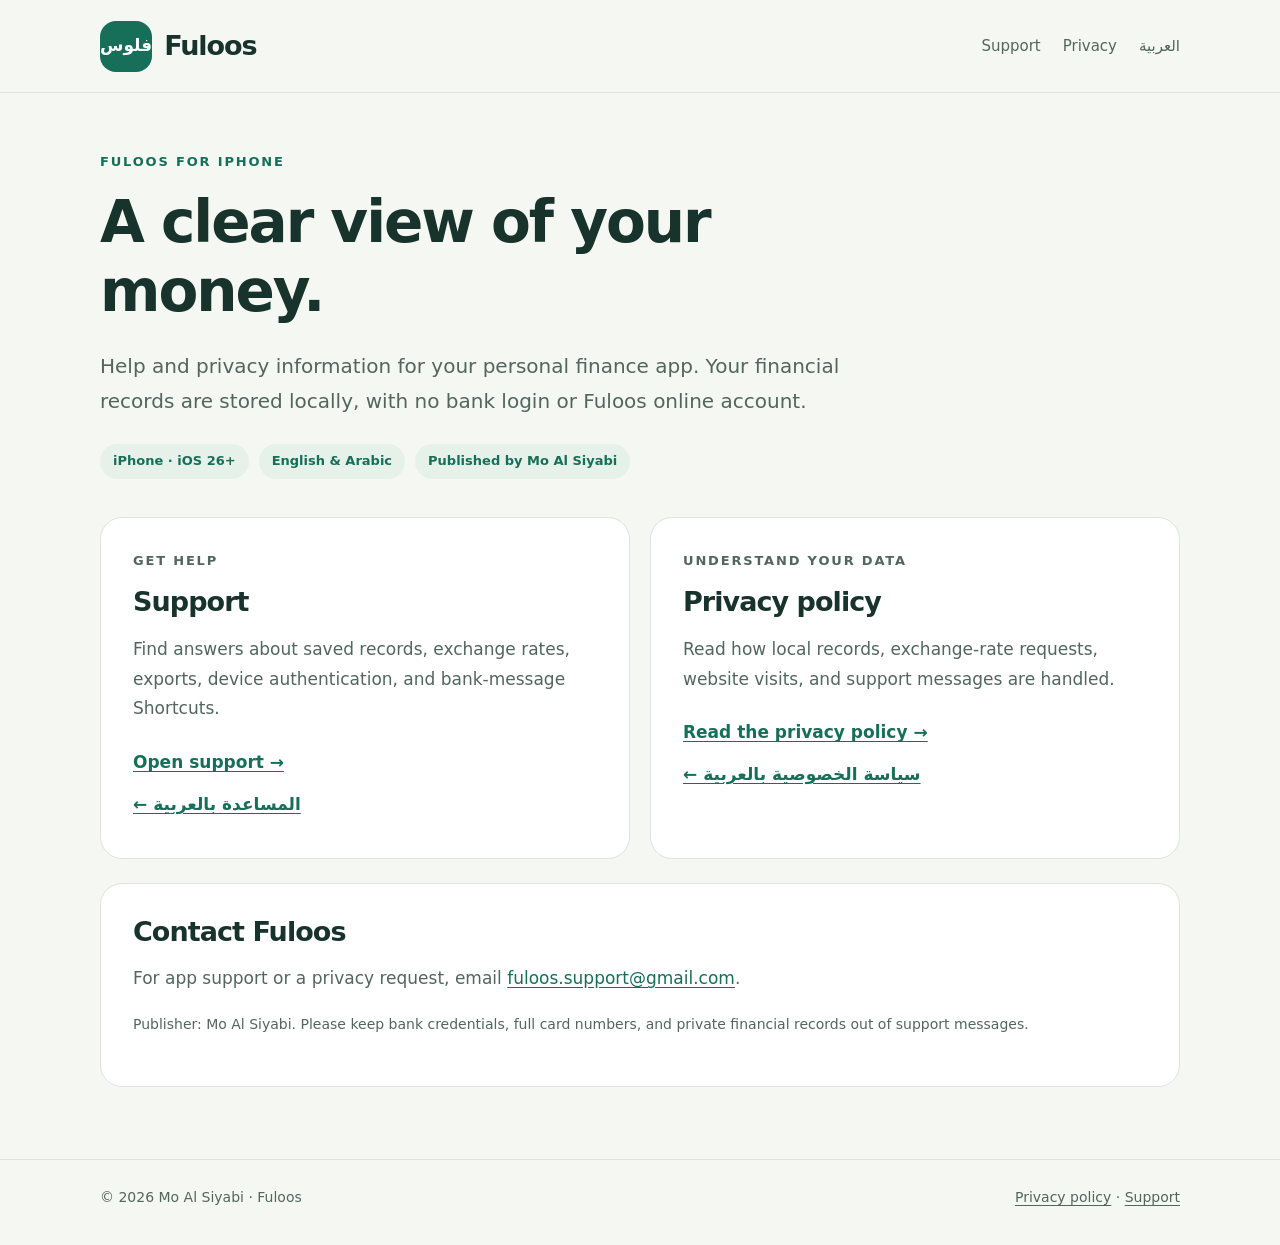
<file: index.html>
<!doctype html>
<html lang="en"><head><meta charset="utf-8"><meta name="viewport" content="width=device-width,initial-scale=1"><meta name="description" content="Official support and privacy information for Fuloos, the iPhone personal finance app by Mo Al Siyabi."><title>Fuloos — Support &amp; privacy</title><link rel="stylesheet" href="styles.css"></head>
<body><a class="skip" href="#main">Skip to content</a><header><div class="shell header-inner"><a class="brand" href="index.html"><span lang="ar" dir="rtl">فلوس</span> Fuloos</a><nav aria-label="Main navigation"><a href="support.html">Support</a><a href="privacy.html">Privacy</a><a href="support-ar.html" lang="ar" dir="rtl">العربية</a></nav></div></header>
<main id="main" class="shell"><div class="hero"><p class="eyebrow">Fuloos for iPhone</p><h1>A clear view of your money.</h1><p class="lead">Help and privacy information for your personal finance app. Your financial records are stored locally, with no bank login or Fuloos online account.</p><div class="facts"><span>iPhone · iOS 26+</span><span>English &amp; Arabic</span><span>Published by Mo Al Siyabi</span></div></div>
<div class="cards"><section class="card"><p class="eyebrow">Get help</p><h2>Support</h2><p>Find answers about saved records, exchange rates, exports, device authentication, and bank-message Shortcuts.</p><a class="card-link" href="support.html">Open support →</a><br><a class="card-link" href="support-ar.html" lang="ar" dir="rtl">المساعدة بالعربية ←</a></section><section class="card"><p class="eyebrow">Understand your data</p><h2>Privacy policy</h2><p>Read how local records, exchange-rate requests, website visits, and support messages are handled.</p><a class="card-link" href="privacy.html">Read the privacy policy →</a><br><a class="card-link" href="privacy-ar.html" lang="ar" dir="rtl">سياسة الخصوصية بالعربية ←</a></section></div>
<section class="card contact"><h2>Contact Fuloos</h2><p>For app support or a privacy request, email <a class="email" href="mailto:fuloos.support@gmail.com?subject=Fuloos%20support">fuloos.support@gmail.com</a>.</p><p class="meta">Publisher: Mo Al Siyabi. Please keep bank credentials, full card numbers, and private financial records out of support messages.</p></section></main>
<footer><div class="shell footer-inner"><p>© 2026 Mo Al Siyabi · Fuloos</p><p><a href="privacy.html">Privacy policy</a> · <a href="support.html">Support</a></p></div></footer></body></html>
</file>
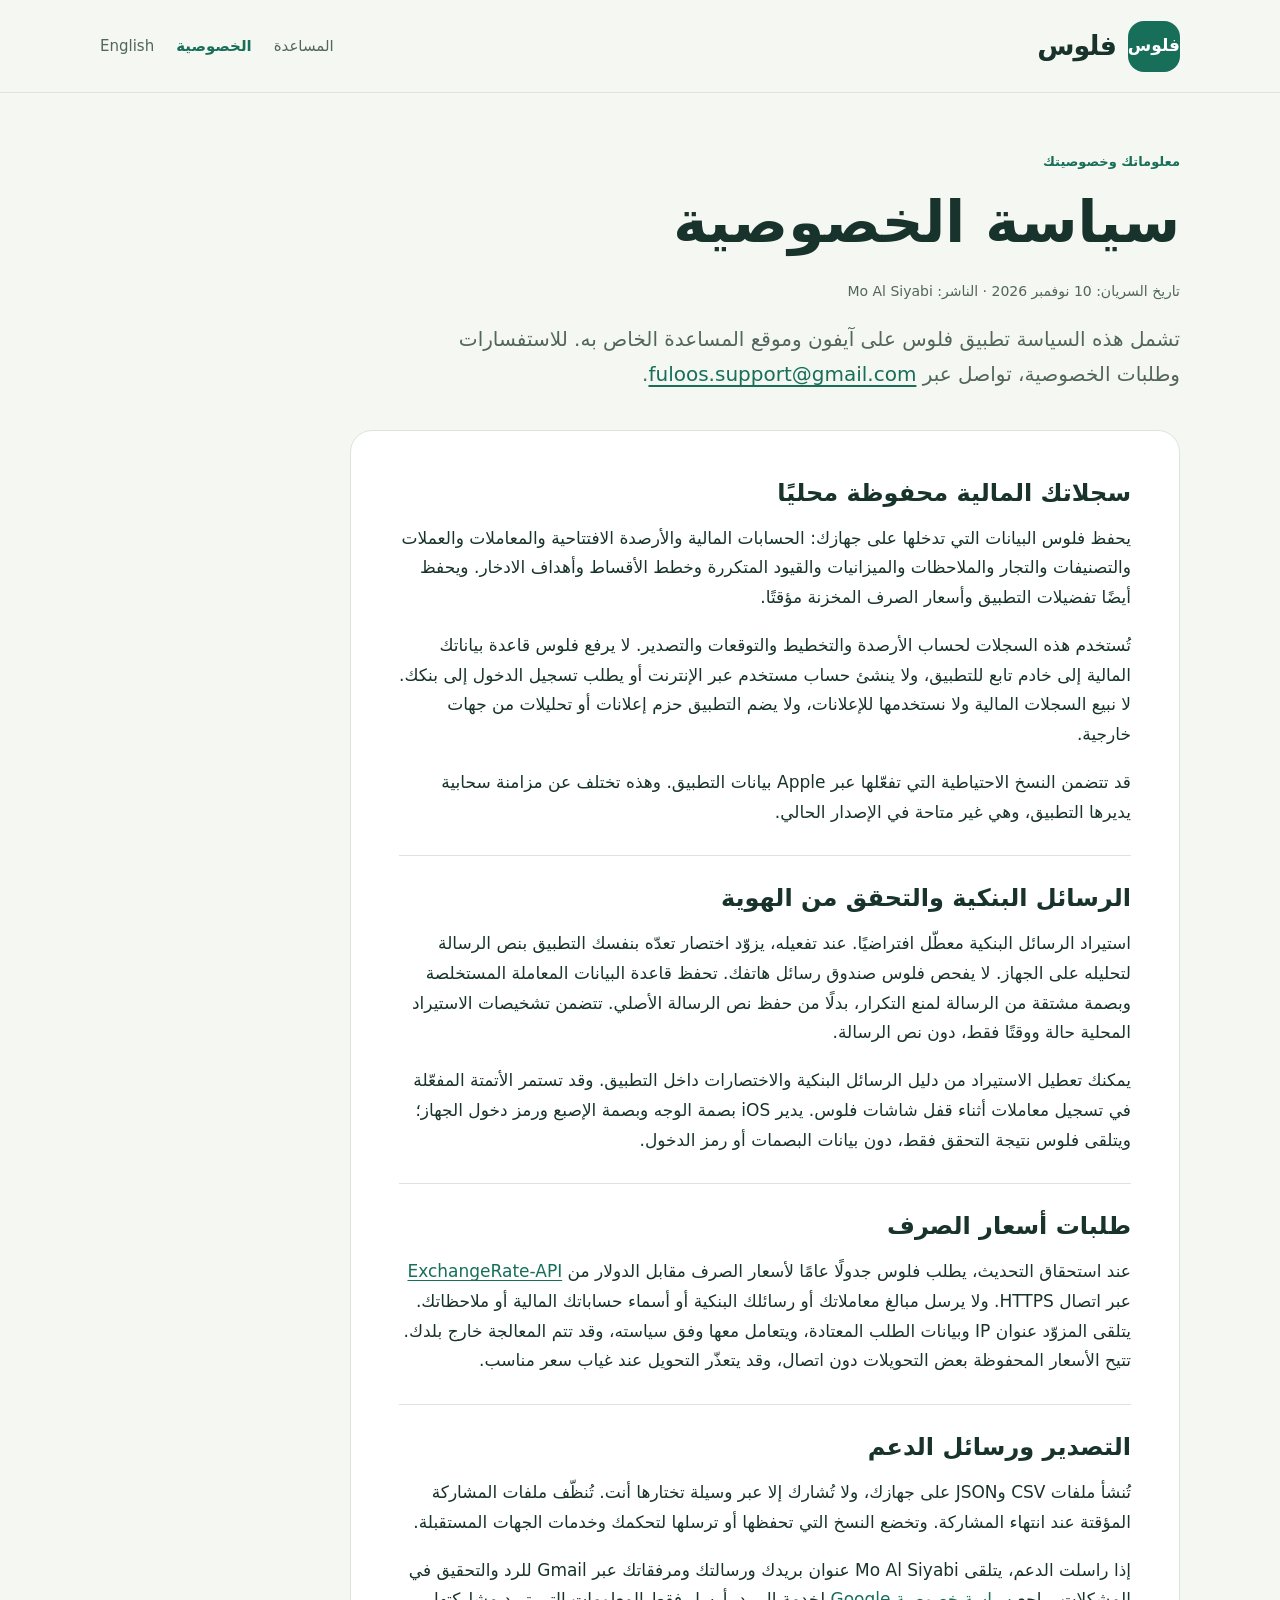
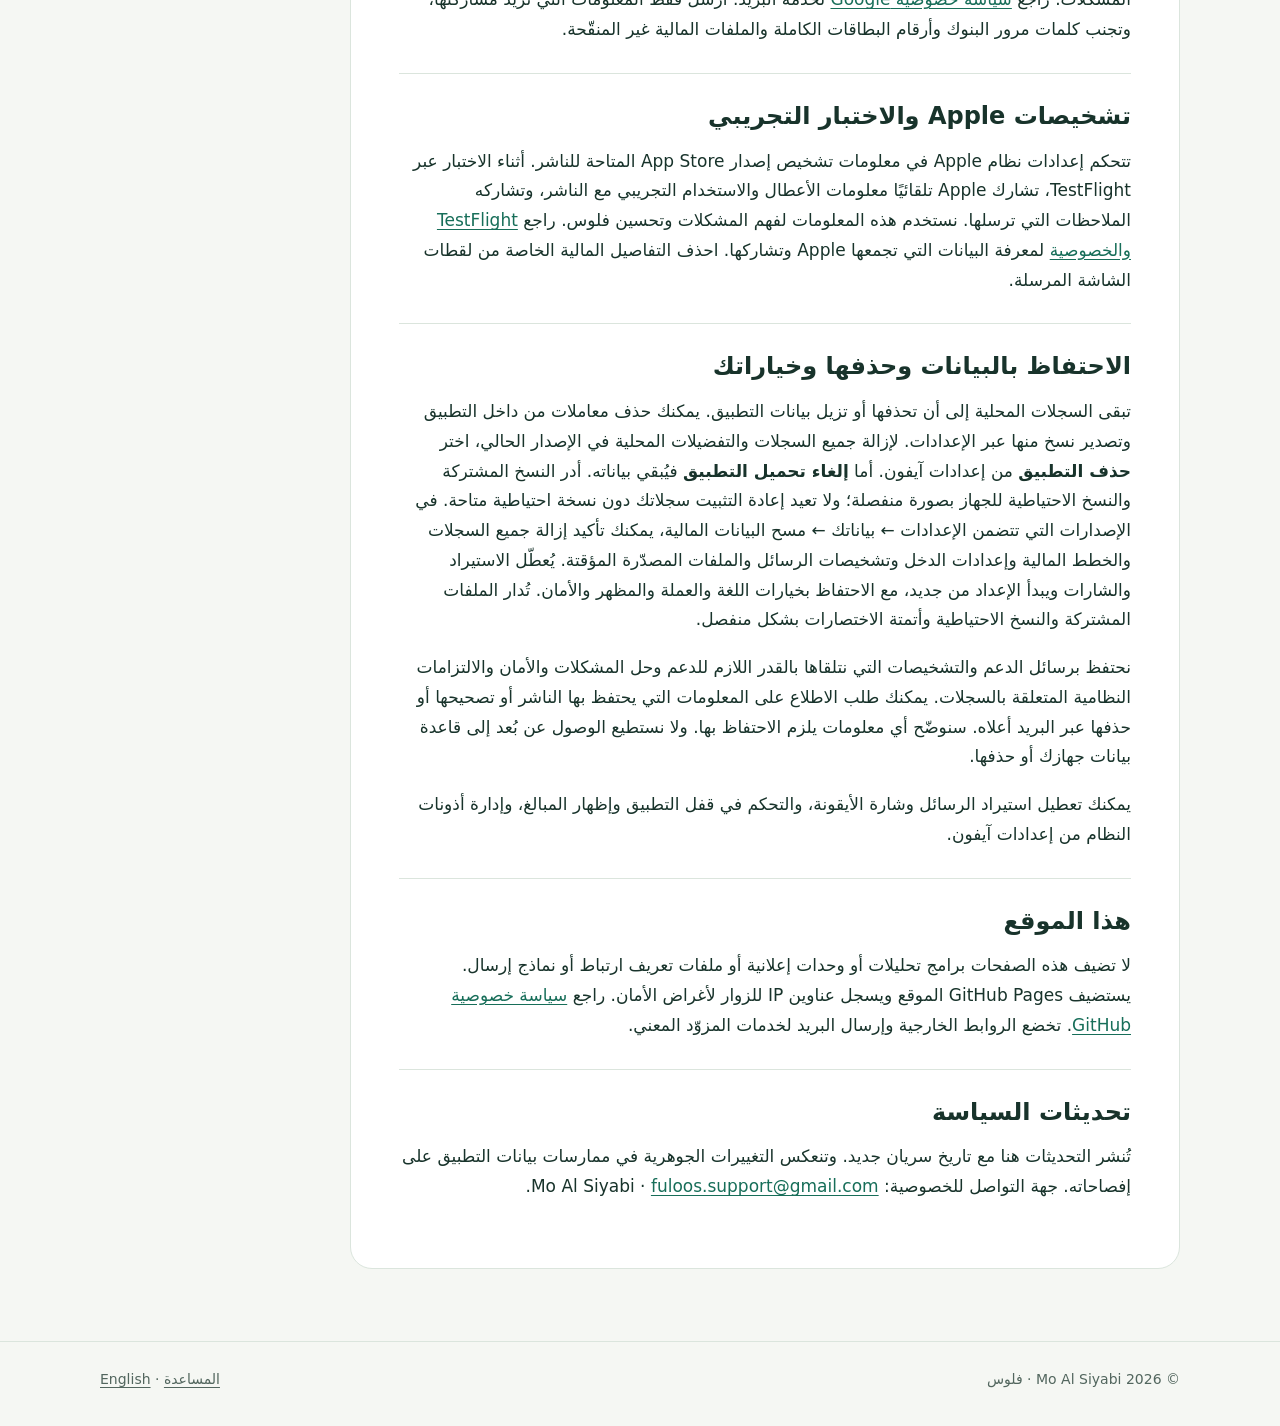
<file: privacy-ar.html>
<!doctype html>
<html lang="ar" dir="rtl"><head><meta charset="utf-8"><meta name="viewport" content="width=device-width,initial-scale=1"><meta name="description" content="كيف يتعامل فلوس مع البيانات المالية المحلية وطلبات أسعار الصرف ورسائل الدعم وخيارات الخصوصية."><title>سياسة الخصوصية — فلوس</title><link rel="stylesheet" href="styles.css"></head>
<body><a class="skip" href="#main">انتقل إلى المحتوى</a><header><div class="shell header-inner"><a class="brand" href="index.html"><span>فلوس</span> فلوس</a><nav aria-label="التنقل الرئيسي"><a href="support-ar.html">المساعدة</a><a href="privacy-ar.html" aria-current="page">الخصوصية</a><a href="privacy.html" lang="en" dir="ltr">English</a></nav></div></header>
<main id="main" class="shell"><div class="hero"><p class="eyebrow">معلوماتك وخصوصيتك</p><h1>سياسة الخصوصية</h1><p class="meta">تاريخ السريان: <time datetime="2026-11-10">10 نوفمبر 2026</time> · الناشر: <bdi lang="en">Mo Al Siyabi</bdi></p><p class="lead">تشمل هذه السياسة تطبيق فلوس على آيفون وموقع المساعدة الخاص به. للاستفسارات وطلبات الخصوصية، تواصل عبر <a class="email" href="mailto:fuloos.support@gmail.com?subject=Fuloos%20privacy"><bdi>fuloos.support@gmail.com</bdi></a>.</p></div>
<article class="article" aria-label="سياسة خصوصية فلوس">
<section><h2>سجلاتك المالية محفوظة محليًا</h2><p>يحفظ فلوس البيانات التي تدخلها على جهازك: الحسابات المالية والأرصدة الافتتاحية والمعاملات والعملات والتصنيفات والتجار والملاحظات والميزانيات والقيود المتكررة وخطط الأقساط وأهداف الادخار. ويحفظ أيضًا تفضيلات التطبيق وأسعار الصرف المخزنة مؤقتًا.</p><p>تُستخدم هذه السجلات لحساب الأرصدة والتخطيط والتوقعات والتصدير. لا يرفع فلوس قاعدة بياناتك المالية إلى خادم تابع للتطبيق، ولا ينشئ حساب مستخدم عبر الإنترنت أو يطلب تسجيل الدخول إلى بنكك. لا نبيع السجلات المالية ولا نستخدمها للإعلانات، ولا يضم التطبيق حزم إعلانات أو تحليلات من جهات خارجية.</p><p>قد تتضمن النسخ الاحتياطية التي تفعّلها عبر Apple بيانات التطبيق. وهذه تختلف عن مزامنة سحابية يديرها التطبيق، وهي غير متاحة في الإصدار الحالي.</p></section>
<section><h2>الرسائل البنكية والتحقق من الهوية</h2><p>استيراد الرسائل البنكية معطّل افتراضيًا. عند تفعيله، يزوّد اختصار تعدّه بنفسك التطبيق بنص الرسالة لتحليله على الجهاز. لا يفحص فلوس صندوق رسائل هاتفك. تحفظ قاعدة البيانات المعاملة المستخلصة وبصمة مشتقة من الرسالة لمنع التكرار، بدلًا من حفظ نص الرسالة الأصلي. تتضمن تشخيصات الاستيراد المحلية حالة ووقتًا فقط، دون نص الرسالة.</p><p>يمكنك تعطيل الاستيراد من دليل الرسائل البنكية والاختصارات داخل التطبيق. وقد تستمر الأتمتة المفعّلة في تسجيل معاملات أثناء قفل شاشات فلوس. يدير iOS بصمة الوجه وبصمة الإصبع ورمز دخول الجهاز؛ ويتلقى فلوس نتيجة التحقق فقط، دون بيانات البصمات أو رمز الدخول.</p></section>
<section><h2>طلبات أسعار الصرف</h2><p>عند استحقاق التحديث، يطلب فلوس جدولًا عامًا لأسعار الصرف مقابل الدولار من <a href="https://www.exchangerate-api.com/terms"><bdi>ExchangeRate-API</bdi></a> عبر اتصال HTTPS. ولا يرسل مبالغ معاملاتك أو رسائلك البنكية أو أسماء حساباتك المالية أو ملاحظاتك. يتلقى المزوّد عنوان IP وبيانات الطلب المعتادة، ويتعامل معها وفق سياسته، وقد تتم المعالجة خارج بلدك. تتيح الأسعار المحفوظة بعض التحويلات دون اتصال، وقد يتعذّر التحويل عند غياب سعر مناسب.</p></section>
<section><h2>التصدير ورسائل الدعم</h2><p>تُنشأ ملفات CSV وJSON على جهازك، ولا تُشارك إلا عبر وسيلة تختارها أنت. تُنظّف ملفات المشاركة المؤقتة عند انتهاء المشاركة. وتخضع النسخ التي تحفظها أو ترسلها لتحكمك وخدمات الجهات المستقبلة.</p><p>إذا راسلت الدعم، يتلقى <bdi lang="en">Mo Al Siyabi</bdi> عنوان بريدك ورسالتك ومرفقاتك عبر Gmail للرد والتحقيق في المشكلات. راجع <a href="https://policies.google.com/privacy">سياسة خصوصية Google</a> لخدمة البريد. أرسل فقط المعلومات التي تريد مشاركتها، وتجنب كلمات مرور البنوك وأرقام البطاقات الكاملة والملفات المالية غير المنقّحة.</p></section>
<section><h2>تشخيصات Apple والاختبار التجريبي</h2><p>تتحكم إعدادات نظام Apple في معلومات تشخيص إصدار App Store المتاحة للناشر. أثناء الاختبار عبر TestFlight، تشارك Apple تلقائيًا معلومات الأعطال والاستخدام التجريبي مع الناشر، وتشاركه الملاحظات التي ترسلها. نستخدم هذه المعلومات لفهم المشكلات وتحسين فلوس. راجع <a href="https://www.apple.com/legal/privacy/data/en/test-flight/">TestFlight والخصوصية</a> لمعرفة البيانات التي تجمعها Apple وتشاركها. احذف التفاصيل المالية الخاصة من لقطات الشاشة المرسلة.</p></section>
<section><h2>الاحتفاظ بالبيانات وحذفها وخياراتك</h2><p>تبقى السجلات المحلية إلى أن تحذفها أو تزيل بيانات التطبيق. يمكنك حذف معاملات من داخل التطبيق وتصدير نسخ منها عبر الإعدادات. لإزالة جميع السجلات والتفضيلات المحلية في الإصدار الحالي، اختر <strong>حذف التطبيق</strong> من إعدادات آيفون. أما <strong>إلغاء تحميل التطبيق</strong> فيُبقي بياناته. أدر النسخ المشتركة والنسخ الاحتياطية للجهاز بصورة منفصلة؛ ولا تعيد إعادة التثبيت سجلاتك دون نسخة احتياطية متاحة. في الإصدارات التي تتضمن الإعدادات ← بياناتك ← مسح البيانات المالية، يمكنك تأكيد إزالة جميع السجلات والخطط المالية وإعدادات الدخل وتشخيصات الرسائل والملفات المصدّرة المؤقتة. يُعطّل الاستيراد والشارات ويبدأ الإعداد من جديد، مع الاحتفاظ بخيارات اللغة والعملة والمظهر والأمان. تُدار الملفات المشتركة والنسخ الاحتياطية وأتمتة الاختصارات بشكل منفصل.</p><p>نحتفظ برسائل الدعم والتشخيصات التي نتلقاها بالقدر اللازم للدعم وحل المشكلات والأمان والالتزامات النظامية المتعلقة بالسجلات. يمكنك طلب الاطلاع على المعلومات التي يحتفظ بها الناشر أو تصحيحها أو حذفها عبر البريد أعلاه. سنوضّح أي معلومات يلزم الاحتفاظ بها. ولا نستطيع الوصول عن بُعد إلى قاعدة بيانات جهازك أو حذفها.</p><p>يمكنك تعطيل استيراد الرسائل وشارة الأيقونة، والتحكم في قفل التطبيق وإظهار المبالغ، وإدارة أذونات النظام من إعدادات آيفون.</p></section>
<section><h2>هذا الموقع</h2><p>لا تضيف هذه الصفحات برامج تحليلات أو وحدات إعلانية أو ملفات تعريف ارتباط أو نماذج إرسال. يستضيف GitHub Pages الموقع ويسجل عناوين IP للزوار لأغراض الأمان. راجع <a href="https://docs.github.com/en/site-policy/privacy-policies/github-general-privacy-statement">سياسة خصوصية GitHub</a>. تخضع الروابط الخارجية وإرسال البريد لخدمات المزوّد المعني.</p></section>
<section><h2>تحديثات السياسة</h2><p>تُنشر التحديثات هنا مع تاريخ سريان جديد. وتنعكس التغييرات الجوهرية في ممارسات بيانات التطبيق على إفصاحاته. جهة التواصل للخصوصية: <a class="email" href="mailto:fuloos.support@gmail.com?subject=Fuloos%20privacy"><bdi>fuloos.support@gmail.com</bdi></a> · <bdi lang="en">Mo Al Siyabi</bdi>.</p></section>
</article></main><footer><div class="shell footer-inner"><p>© 2026 <bdi lang="en">Mo Al Siyabi</bdi> · فلوس</p><p><a href="support-ar.html">المساعدة</a> · <a href="privacy.html" lang="en" dir="ltr">English</a></p></div></footer></body></html>
</file>
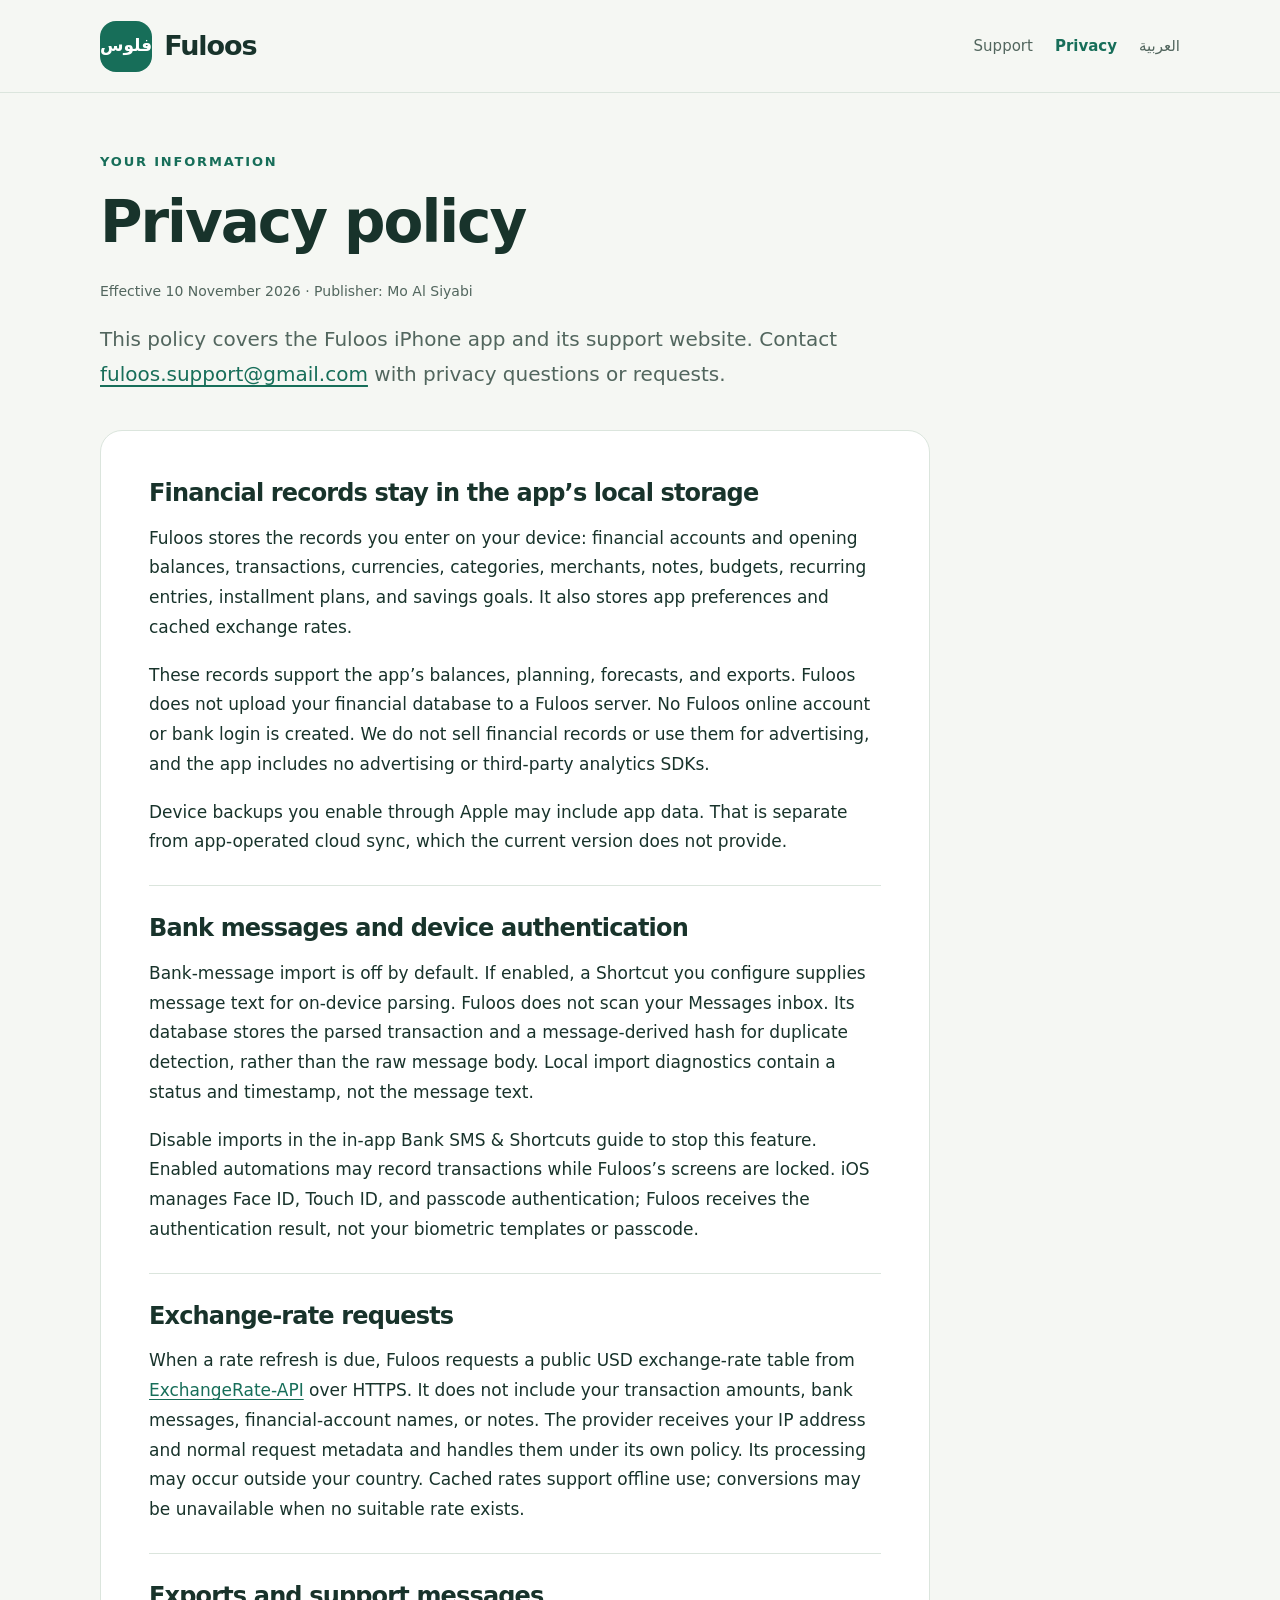
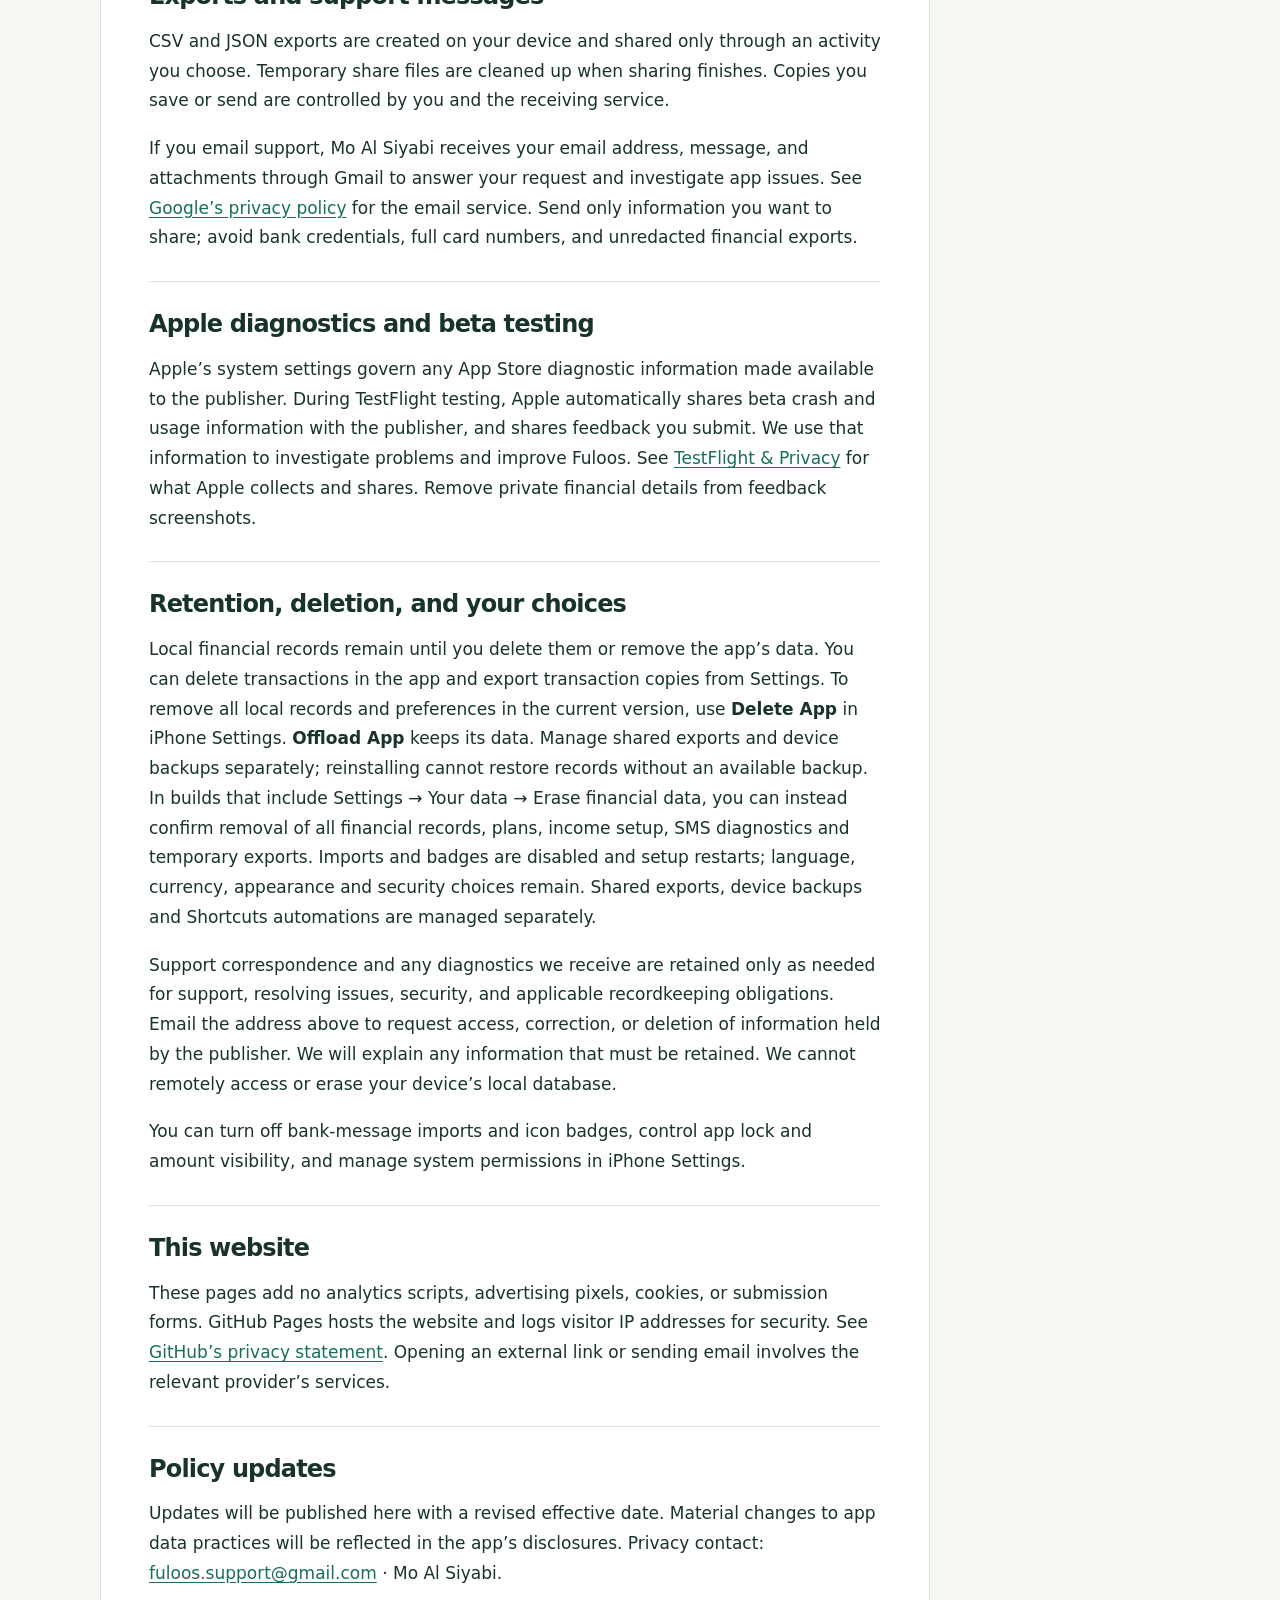
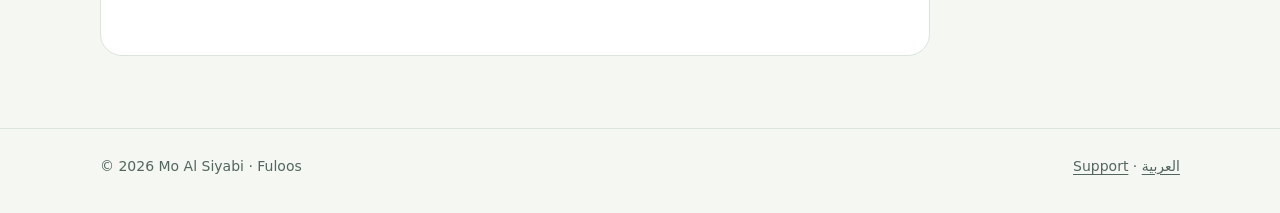
<file: privacy.html>
<!doctype html>
<html lang="en"><head><meta charset="utf-8"><meta name="viewport" content="width=device-width,initial-scale=1"><meta name="description" content="How Fuloos handles local financial records, exchange-rate requests, support messages, and privacy choices."><title>Privacy policy — Fuloos</title><link rel="stylesheet" href="styles.css"></head>
<body><a class="skip" href="#main">Skip to content</a><header><div class="shell header-inner"><a class="brand" href="index.html"><span lang="ar" dir="rtl">فلوس</span> Fuloos</a><nav aria-label="Main navigation"><a href="support.html">Support</a><a href="privacy.html" aria-current="page">Privacy</a><a href="privacy-ar.html" lang="ar" dir="rtl">العربية</a></nav></div></header>
<main id="main" class="shell"><div class="hero"><p class="eyebrow">Your information</p><h1>Privacy policy</h1><p class="meta">Effective <time datetime="2026-11-10">10 November 2026</time> · Publisher: Mo Al Siyabi</p><p class="lead">This policy covers the Fuloos iPhone app and its support website. Contact <a class="email" href="mailto:fuloos.support@gmail.com?subject=Fuloos%20privacy">fuloos.support@gmail.com</a> with privacy questions or requests.</p></div>
<article class="article" aria-label="Fuloos privacy policy">
<section><h2>Financial records stay in the app’s local storage</h2><p>Fuloos stores the records you enter on your device: financial accounts and opening balances, transactions, currencies, categories, merchants, notes, budgets, recurring entries, installment plans, and savings goals. It also stores app preferences and cached exchange rates.</p><p>These records support the app’s balances, planning, forecasts, and exports. Fuloos does not upload your financial database to a Fuloos server. No Fuloos online account or bank login is created. We do not sell financial records or use them for advertising, and the app includes no advertising or third-party analytics SDKs.</p><p>Device backups you enable through Apple may include app data. That is separate from app-operated cloud sync, which the current version does not provide.</p></section>
<section><h2>Bank messages and device authentication</h2><p>Bank-message import is off by default. If enabled, a Shortcut you configure supplies message text for on-device parsing. Fuloos does not scan your Messages inbox. Its database stores the parsed transaction and a message-derived hash for duplicate detection, rather than the raw message body. Local import diagnostics contain a status and timestamp, not the message text.</p><p>Disable imports in the in-app Bank SMS &amp; Shortcuts guide to stop this feature. Enabled automations may record transactions while Fuloos’s screens are locked. iOS manages Face ID, Touch ID, and passcode authentication; Fuloos receives the authentication result, not your biometric templates or passcode.</p></section>
<section><h2>Exchange-rate requests</h2><p>When a rate refresh is due, Fuloos requests a public USD exchange-rate table from <a href="https://www.exchangerate-api.com/terms">ExchangeRate-API</a> over HTTPS. It does not include your transaction amounts, bank messages, financial-account names, or notes. The provider receives your IP address and normal request metadata and handles them under its own policy. Its processing may occur outside your country. Cached rates support offline use; conversions may be unavailable when no suitable rate exists.</p></section>
<section><h2>Exports and support messages</h2><p>CSV and JSON exports are created on your device and shared only through an activity you choose. Temporary share files are cleaned up when sharing finishes. Copies you save or send are controlled by you and the receiving service.</p><p>If you email support, Mo Al Siyabi receives your email address, message, and attachments through Gmail to answer your request and investigate app issues. See <a href="https://policies.google.com/privacy">Google’s privacy policy</a> for the email service. Send only information you want to share; avoid bank credentials, full card numbers, and unredacted financial exports.</p></section>
<section><h2>Apple diagnostics and beta testing</h2><p>Apple’s system settings govern any App Store diagnostic information made available to the publisher. During TestFlight testing, Apple automatically shares beta crash and usage information with the publisher, and shares feedback you submit. We use that information to investigate problems and improve Fuloos. See <a href="https://www.apple.com/legal/privacy/data/en/test-flight/">TestFlight &amp; Privacy</a> for what Apple collects and shares. Remove private financial details from feedback screenshots.</p></section>
<section><h2>Retention, deletion, and your choices</h2><p>Local financial records remain until you delete them or remove the app’s data. You can delete transactions in the app and export transaction copies from Settings. To remove all local records and preferences in the current version, use <strong>Delete App</strong> in iPhone Settings. <strong>Offload App</strong> keeps its data. Manage shared exports and device backups separately; reinstalling cannot restore records without an available backup. In builds that include Settings → Your data → Erase financial data, you can instead confirm removal of all financial records, plans, income setup, SMS diagnostics and temporary exports. Imports and badges are disabled and setup restarts; language, currency, appearance and security choices remain. Shared exports, device backups and Shortcuts automations are managed separately.</p><p>Support correspondence and any diagnostics we receive are retained only as needed for support, resolving issues, security, and applicable recordkeeping obligations. Email the address above to request access, correction, or deletion of information held by the publisher. We will explain any information that must be retained. We cannot remotely access or erase your device’s local database.</p><p>You can turn off bank-message imports and icon badges, control app lock and amount visibility, and manage system permissions in iPhone Settings.</p></section>
<section><h2>This website</h2><p>These pages add no analytics scripts, advertising pixels, cookies, or submission forms. GitHub Pages hosts the website and logs visitor IP addresses for security. See <a href="https://docs.github.com/en/site-policy/privacy-policies/github-general-privacy-statement">GitHub’s privacy statement</a>. Opening an external link or sending email involves the relevant provider’s services.</p></section>
<section><h2>Policy updates</h2><p>Updates will be published here with a revised effective date. Material changes to app data practices will be reflected in the app’s disclosures. Privacy contact: <a class="email" href="mailto:fuloos.support@gmail.com?subject=Fuloos%20privacy">fuloos.support@gmail.com</a> · Mo Al Siyabi.</p></section>
</article></main><footer><div class="shell footer-inner"><p>© 2026 Mo Al Siyabi · Fuloos</p><p><a href="support.html">Support</a> · <a href="privacy-ar.html" lang="ar" dir="rtl">العربية</a></p></div></footer></body></html>
</file>
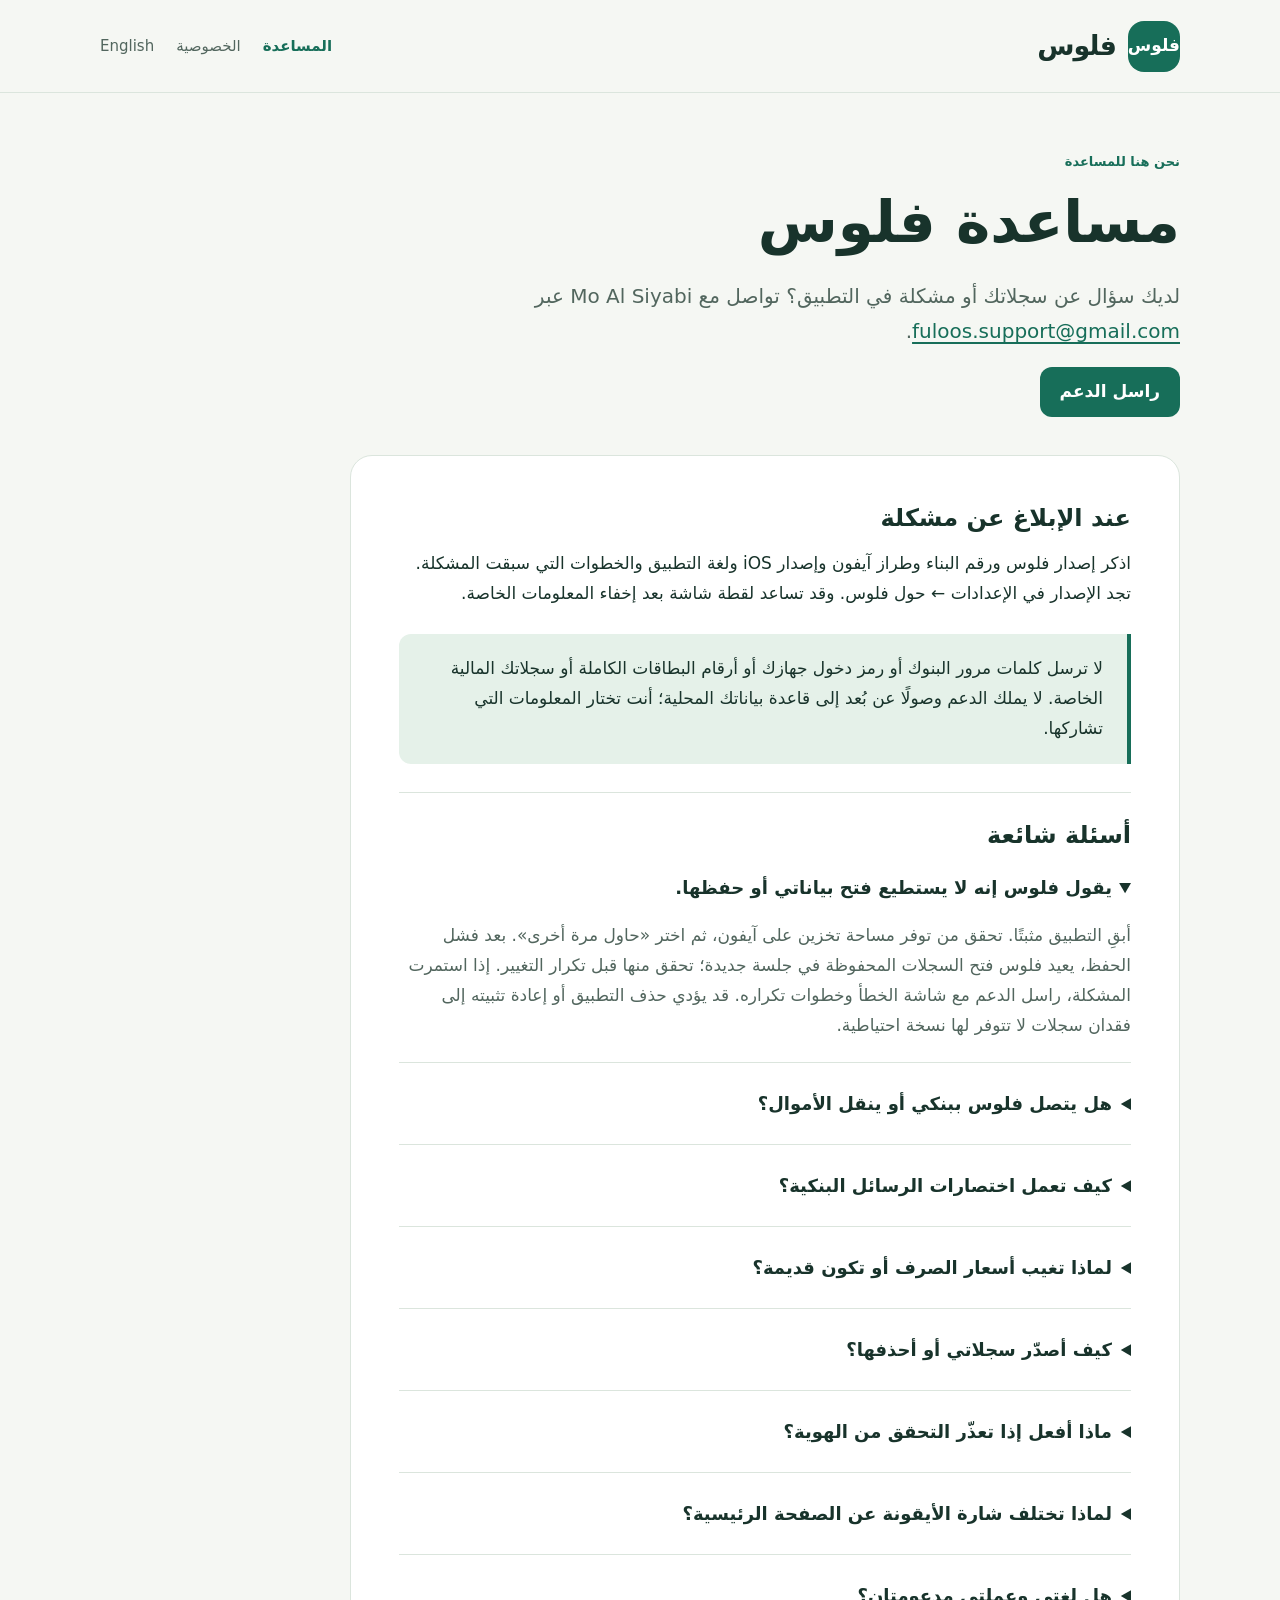
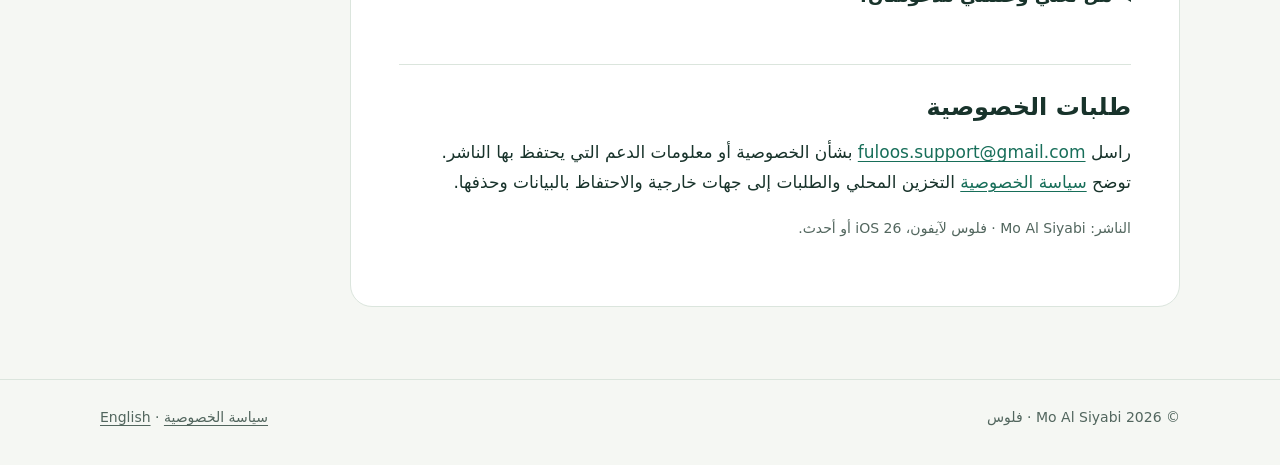
<file: support-ar.html>
<!doctype html>
<html lang="ar" dir="rtl"><head><meta charset="utf-8"><meta name="viewport" content="width=device-width,initial-scale=1"><meta name="description" content="تواصل مع دعم فلوس واحصل على مساعدة بشأن السجلات المحلية والتصدير وأسعار الصرف وقفل التطبيق والاختصارات."><title>المساعدة — فلوس</title><link rel="stylesheet" href="styles.css"></head>
<body><a class="skip" href="#main">انتقل إلى المحتوى</a><header><div class="shell header-inner"><a class="brand" href="index.html"><span>فلوس</span> فلوس</a><nav aria-label="التنقل الرئيسي"><a href="support-ar.html" aria-current="page">المساعدة</a><a href="privacy-ar.html">الخصوصية</a><a href="support.html" lang="en" dir="ltr">English</a></nav></div></header>
<main id="main" class="shell"><div class="hero"><p class="eyebrow">نحن هنا للمساعدة</p><h1>مساعدة فلوس</h1><p class="lead">لديك سؤال عن سجلاتك أو مشكلة في التطبيق؟ تواصل مع <bdi lang="en">Mo Al Siyabi</bdi> عبر <a class="email" href="mailto:fuloos.support@gmail.com?subject=Fuloos%20support"><bdi>fuloos.support@gmail.com</bdi></a>.</p><a class="button" href="mailto:fuloos.support@gmail.com?subject=Fuloos%20support">راسل الدعم</a></div>
<article class="article" aria-label="مساعدة تطبيق فلوس"><section><h2>عند الإبلاغ عن مشكلة</h2><p>اذكر إصدار فلوس ورقم البناء وطراز آيفون وإصدار iOS ولغة التطبيق والخطوات التي سبقت المشكلة. تجد الإصدار في الإعدادات ← حول فلوس. وقد تساعد لقطة شاشة بعد إخفاء المعلومات الخاصة.</p><div class="callout"><p>لا ترسل كلمات مرور البنوك أو رمز دخول جهازك أو أرقام البطاقات الكاملة أو سجلاتك المالية الخاصة. لا يملك الدعم وصولًا عن بُعد إلى قاعدة بياناتك المحلية؛ أنت تختار المعلومات التي تشاركها.</p></div></section>
<section><h2>أسئلة شائعة</h2>
<details open><summary>يقول فلوس إنه لا يستطيع فتح بياناتي أو حفظها.</summary><p>أبقِ التطبيق مثبتًا. تحقق من توفر مساحة تخزين على آيفون، ثم اختر «حاول مرة أخرى». بعد فشل الحفظ، يعيد فلوس فتح السجلات المحفوظة في جلسة جديدة؛ تحقق منها قبل تكرار التغيير. إذا استمرت المشكلة، راسل الدعم مع شاشة الخطأ وخطوات تكراره. قد يؤدي حذف التطبيق أو إعادة تثبيته إلى فقدان سجلات لا تتوفر لها نسخة احتياطية.</p></details>
<details><summary>هل يتصل فلوس ببنكي أو ينقل الأموال؟</summary><p>لا. يسجل فلوس بياناتك المالية الشخصية. تعتمد الأرصدة والتوقعات على الأرصدة الافتتاحية والقيود المسجّلة، وليس على رصيد بنكي مباشر. لا تدفع القيود المجدولة فواتير ولا تنقل أموالًا. قارن التقديرات بحساباتك الفعلية.</p></details>
<details><summary>كيف تعمل اختصارات الرسائل البنكية؟</summary><p>افتح الإعدادات ← أتمتة أموالك ← الرسائل البنكية والاختصارات. فعّل الاستيراد واتبع دليل التطبيق لإعداد أتمتة شخصية، وابدأ باختبار الاتصال. إذا لم يعد الحساب المحدد متاحًا، أعد اختياره في تطبيق الاختصارات. قد تحتاج الرسائل غير المدعومة أو الملتبسة إلى إدخال يدوي؛ تحقق من سجل معاملاتك قبل إعادة المحاولة.</p></details>
<details><summary>لماذا تغيب أسعار الصرف أو تكون قديمة؟</summary><p>اتصل بالإنترنت وأعد فتح فلوس. تُحدّث الأسعار عند استحقاق تحديث الجدول المحفوظ. تدعم الأسعار المحفوظة بعض التحويلات دون اتصال، ويُعرض تعذّر التحويل بوضوح. الأسعار تقديرية وقد تختلف عن أسعار التسوية لدى بنكك. يوفّر الجدول العام <a href="https://www.exchangerate-api.com"><bdi>ExchangeRate-API</bdi></a>.</p></details>
<details><summary>كيف أصدّر سجلاتي أو أحذفها؟</summary><p>من الإعدادات ← بياناتك، اختر CSV أو JSON وحدد مكان الحفظ أو المشاركة. تتضمن هذه الملفات نسخًا من المعاملات، ولا تُعد نسخة احتياطية كاملة قابلة لاستعادة التطبيق. احذف معاملات منفردة من تبويب المعاملات. لإزالة جميع بيانات التطبيق المحلية في الإصدار الحالي، اختر «حذف التطبيق» في إعدادات آيفون؛ بينما يحتفظ «إلغاء تحميل التطبيق» بالبيانات. أدر الملفات التي شاركتها والنسخ الاحتياطية للجهاز بصورة منفصلة. في الإصدارات التي تتضمن الإعدادات ← بياناتك ← مسح البيانات المالية، يمكنك تأكيد إزالة جميع السجلات والخطط المالية وإعدادات الدخل وتشخيصات الرسائل والملفات المصدّرة المؤقتة. يُعطّل الاستيراد والشارات ويبدأ الإعداد من جديد، مع الاحتفاظ بخيارات اللغة والعملة والمظهر والأمان. تُدار الملفات المشتركة والنسخ الاحتياطية وأتمتة الاختصارات بشكل منفصل.</p></details>
<details><summary>ماذا أفعل إذا تعذّر التحقق من الهوية؟</summary><p>حاول فتح فلوس مرة أخرى واتبع رسالة iOS. قد يتيح النظام رمز دخول الجهاز إذا تعذرت البصمات أو أُوقفت مؤقتًا. تحقق من إعدادات بصمة الوجه وبصمة الإصبع ورمز الدخول في جهازك. يحمي قفل التطبيق شاشات فلوس، بينما قد تستمر أتمتة الرسائل البنكية المفعّلة بصورة منفصلة في تسجيل المعاملات أثناء القفل.</p></details>
<details><summary>لماذا تختلف شارة الأيقونة عن الصفحة الرئيسية؟</summary><p>تعرض الشارة الاختيارية الحد الأسبوعي بعد تقريبه إلى أسفل لأقرب وحدة عملة صحيحة، ويزيل الصفر الشارة. تعرض الصفحة الرئيسية التقدير الدقيق. تُحدّث الشارة أثناء تشغيل فلوس وتُخفى عند تفعيل وضع الخصوصية أو قفل التطبيق.</p></details>
<details><summary>هل لغتي وعملتي مدعومتان؟</summary><p>يدعم فلوس العربية والإنجليزية مع مفتاح لتغيير اللغة داخل التطبيق. يُعرض الريال العُماني والدينار الكويتي والدينار البحريني بثلاث خانات عشرية، والين الياباني بوحدات صحيحة. قد تختلف عملة الحساب عن عملة العرض المفضلة، ويحتاج التحويل إلى سعر صرف متاح.</p></details>
</section><section><h2>طلبات الخصوصية</h2><p>راسل <a class="email" href="mailto:fuloos.support@gmail.com?subject=Fuloos%20privacy"><bdi>fuloos.support@gmail.com</bdi></a> بشأن الخصوصية أو معلومات الدعم التي يحتفظ بها الناشر. توضح <a href="privacy-ar.html">سياسة الخصوصية</a> التخزين المحلي والطلبات إلى جهات خارجية والاحتفاظ بالبيانات وحذفها.</p><p class="meta">الناشر: <bdi lang="en">Mo Al Siyabi</bdi> · فلوس لآيفون، iOS 26 أو أحدث.</p></section></article></main>
<footer><div class="shell footer-inner"><p>© 2026 <bdi lang="en">Mo Al Siyabi</bdi> · فلوس</p><p><a href="privacy-ar.html">سياسة الخصوصية</a> · <a href="support.html" lang="en" dir="ltr">English</a></p></div></footer></body></html>
</file>
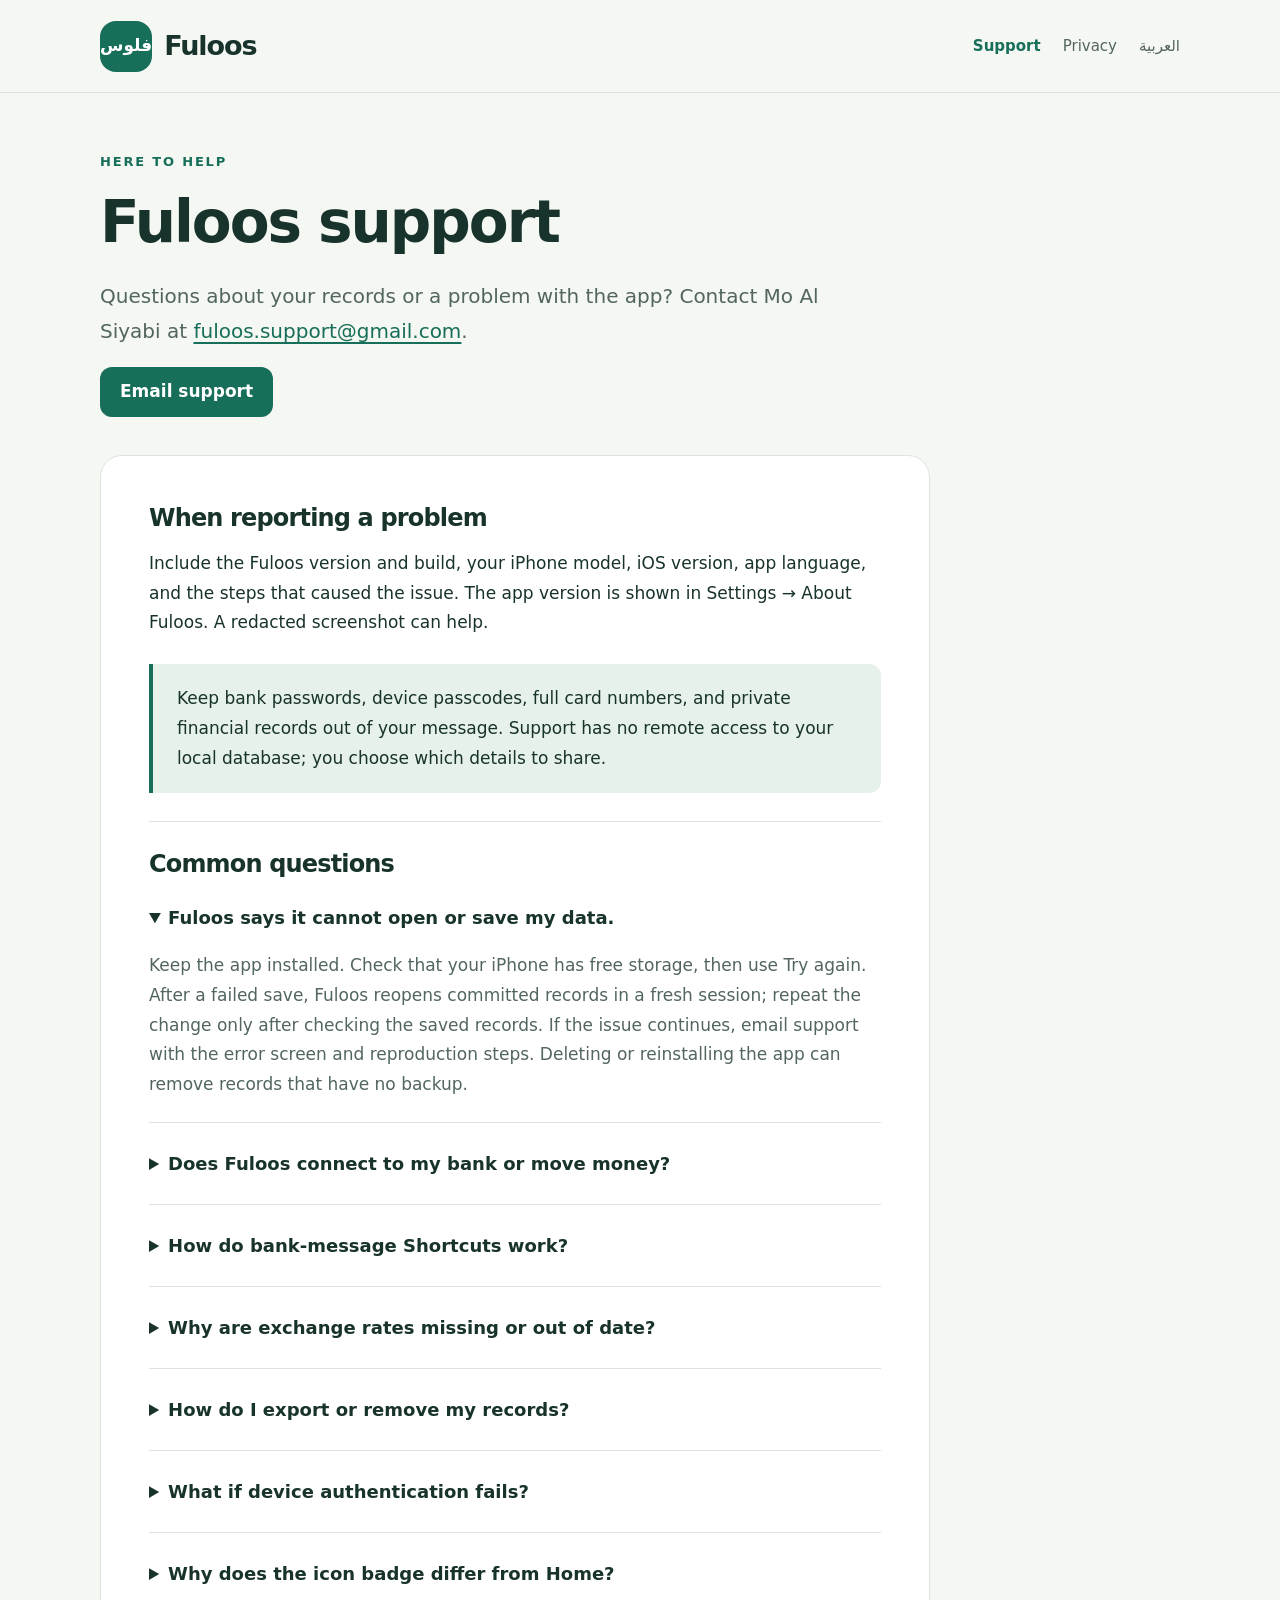
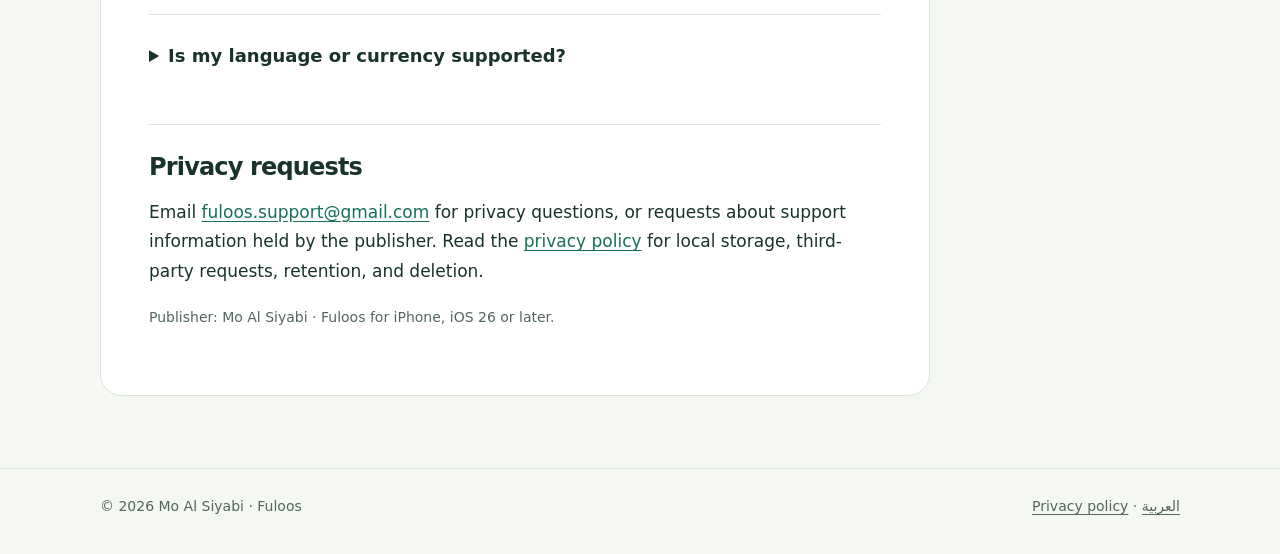
<file: support.html>
<!doctype html>
<html lang="en"><head><meta charset="utf-8"><meta name="viewport" content="width=device-width,initial-scale=1"><meta name="description" content="Contact Fuloos support and get help with local records, exports, exchange rates, app lock, and Shortcuts."><title>Support — Fuloos</title><link rel="stylesheet" href="styles.css"></head>
<body><a class="skip" href="#main">Skip to content</a><header><div class="shell header-inner"><a class="brand" href="index.html"><span lang="ar" dir="rtl">فلوس</span> Fuloos</a><nav aria-label="Main navigation"><a href="support.html" aria-current="page">Support</a><a href="privacy.html">Privacy</a><a href="support-ar.html" lang="ar" dir="rtl">العربية</a></nav></div></header>
<main id="main" class="shell"><div class="hero"><p class="eyebrow">Here to help</p><h1>Fuloos support</h1><p class="lead">Questions about your records or a problem with the app? Contact Mo Al Siyabi at <a class="email" href="mailto:fuloos.support@gmail.com?subject=Fuloos%20support">fuloos.support@gmail.com</a>.</p><a class="button" href="mailto:fuloos.support@gmail.com?subject=Fuloos%20support">Email support</a></div>
<article class="article" aria-label="Fuloos help"><section><h2>When reporting a problem</h2><p>Include the Fuloos version and build, your iPhone model, iOS version, app language, and the steps that caused the issue. The app version is shown in Settings → About Fuloos. A redacted screenshot can help.</p><div class="callout"><p>Keep bank passwords, device passcodes, full card numbers, and private financial records out of your message. Support has no remote access to your local database; you choose which details to share.</p></div></section>
<section><h2>Common questions</h2>
<details open><summary>Fuloos says it cannot open or save my data.</summary><p>Keep the app installed. Check that your iPhone has free storage, then use Try again. After a failed save, Fuloos reopens committed records in a fresh session; repeat the change only after checking the saved records. If the issue continues, email support with the error screen and reproduction steps. Deleting or reinstalling the app can remove records that have no backup.</p></details>
<details><summary>Does Fuloos connect to my bank or move money?</summary><p>No. Fuloos records personal finances. Balances and forecasts reflect your opening balances and recorded entries, rather than a live bank balance. Scheduled entries do not pay bills or transfer money. Review estimates against your actual accounts.</p></details>
<details><summary>How do bank-message Shortcuts work?</summary><p>Open Settings → Automate your money → Bank SMS &amp; Shortcuts. Enable imports and follow the in-app guide to configure a personal automation. Start with the connection test. If the selected account is unavailable, select it again in Shortcuts. Unsupported or ambiguous messages may require manual entry; verify your transaction history before retrying.</p></details>
<details><summary>Why are exchange rates missing or out of date?</summary><p>Connect to the internet and reopen Fuloos. Rates refresh when the cached table is due. Saved rates can support offline conversions; unavailable conversions are shown explicitly. Rates are indicative estimates and may differ from your bank’s settlement rates. The public table is provided by <a href="https://www.exchangerate-api.com">ExchangeRate-API</a>.</p></details>
<details><summary>How do I export or remove my records?</summary><p>In Settings → Your data, choose CSV or JSON and select where to save or share the file. These files contain transaction copies; they are not a complete restorable backup of the app. Delete individual transactions from the Transactions tab. To remove all local app data in the current version, use Delete App in iPhone Settings; Offload App preserves data. Manage previously shared exports and device backups separately. In builds that include Settings → Your data → Erase financial data, you can instead confirm removal of all financial records, plans, income setup, SMS diagnostics and temporary exports. Imports and badges are disabled and setup restarts; language, currency, appearance and security choices remain. Shared exports, device backups and Shortcuts automations are managed separately.</p></details>
<details><summary>What if device authentication fails?</summary><p>Try Unlock Fuloos again and follow the iOS prompt. iOS can offer the device passcode when biometrics are unavailable or locked out. Check your device’s Face ID, Touch ID, and passcode settings. App lock protects Fuloos’s screens; separately enabled bank-message automations can still record transactions while locked.</p></details>
<details><summary>Why does the icon badge differ from Home?</summary><p>The optional icon badge shows the weekly limit rounded down to a whole currency unit. Zero removes the badge. Home shows the precise estimate. The badge updates while Fuloos runs and is hidden by privacy mode or app lock.</p></details>
<details><summary>Is my language or currency supported?</summary><p>Fuloos supports English and Arabic, with an in-app language switch. OMR, KWD, and BHD use three decimal places; JPY uses whole units. Your account currency and favourite display currency may differ, and conversions require an available rate.</p></details>
</section><section><h2>Privacy requests</h2><p>Email <a class="email" href="mailto:fuloos.support@gmail.com?subject=Fuloos%20privacy">fuloos.support@gmail.com</a> for privacy questions, or requests about support information held by the publisher. Read the <a href="privacy.html">privacy policy</a> for local storage, third-party requests, retention, and deletion.</p><p class="meta">Publisher: Mo Al Siyabi · Fuloos for iPhone, iOS 26 or later.</p></section></article></main>
<footer><div class="shell footer-inner"><p>© 2026 Mo Al Siyabi · Fuloos</p><p><a href="privacy.html">Privacy policy</a> · <a href="support-ar.html" lang="ar" dir="rtl">العربية</a></p></div></footer></body></html>
</file>
<file: styles.css>
:root{color-scheme:light dark;--bg:#f5f7f3;--paper:#fff;--ink:#18332b;--muted:#52665e;--line:#dbe5dd;--accent:#176e59;--soft:#e5f1e9;--radius:22px;font-family:ui-sans-serif,system-ui,-apple-system,BlinkMacSystemFont,"Segoe UI",Tahoma,sans-serif;font-synthesis:none}
*{box-sizing:border-box}body{margin:0;background:var(--bg);color:var(--ink);font-size:17px;line-height:1.75}a{color:var(--accent);text-underline-offset:.2em}a:hover{text-decoration-thickness:2px}a:focus-visible,summary:focus-visible{outline:3px solid var(--accent);outline-offset:5px;border-radius:4px}.skip{position:absolute;top:-8rem;inset-inline-start:1rem;background:var(--paper);padding:.6rem 1rem;z-index:2}.skip:focus{top:1rem}.shell{width:min(1080px,calc(100% - 40px));margin-inline:auto}header{border-bottom:1px solid var(--line)}.header-inner{min-height:92px;display:flex;align-items:center;justify-content:space-between;gap:24px;flex-wrap:wrap;padding-block:18px}.brand{display:flex;align-items:center;gap:12px;color:var(--ink);text-decoration:none;font-weight:750;letter-spacing:-.04em;font-size:27px}.brand span{display:grid;place-items:center;background:var(--accent);color:white;min-width:51px;height:51px;border-radius:16px;font-size:17px;letter-spacing:0}nav{display:flex;gap:22px;align-items:center;flex-wrap:wrap;font-size:15px}nav a{color:var(--muted);text-decoration:none;min-height:44px;display:flex;align-items:center}nav a[aria-current=page]{color:var(--accent);font-weight:700}main{padding-block:58px 72px}.eyebrow{color:var(--accent);font-size:13px;font-weight:750;letter-spacing:.14em;text-transform:uppercase;margin:0 0 14px}h1,h2,h3{line-height:1.2;letter-spacing:-.035em}h1{font-size:clamp(35px,5vw,58px);max-width:850px;margin:0 0 22px;font-weight:700}h2{font-size:27px;margin:0 0 16px}h3{font-size:20px;margin:0 0 10px}p{margin:0 0 18px}.lead{font-size:20px;color:var(--muted);max-width:760px}.meta{font-size:14px;color:var(--muted)}.hero{margin-bottom:38px}.facts{display:flex;gap:10px;flex-wrap:wrap;margin-top:25px}.facts span{background:var(--soft);color:var(--accent);font-size:13px;padding:6px 13px;border-radius:30px;font-weight:650}.cards{display:grid;grid-template-columns:1fr 1fr;gap:20px}.card{padding:32px;background:var(--paper);border:1px solid var(--line);border-radius:var(--radius)}.card p{color:var(--muted)}.card-link{font-weight:700;display:inline-block;padding-block:6px}.contact{margin-top:24px}.contact a{overflow-wrap:anywhere}.article{max-width:830px;background:var(--paper);border:1px solid var(--line);border-radius:var(--radius);padding:clamp(24px,5vw,48px)}.article section+section{border-top:1px solid var(--line);padding-top:28px;margin-top:28px}.article h2{font-size:24px}.article ul{padding-inline-start:22px}.article li+li{margin-top:8px}.article a{overflow-wrap:anywhere}.callout{padding:20px 24px;background:var(--soft);border-inline-start:4px solid var(--accent);border-radius:0 12px 12px 0;margin-block:26px}.callout p:last-child{margin:0}details{padding:22px 0;border-top:1px solid var(--line)}details:first-of-type{border-top:0;padding-top:4px}summary{font-size:18px;font-weight:700;cursor:pointer;line-height:1.5;padding-block:5px}details p{margin:15px 0 0;color:var(--muted)}.button{display:inline-block;background:var(--accent);color:white;padding:10px 20px;border-radius:12px;text-decoration:none;font-weight:650;min-height:46px}.email{overflow-wrap:anywhere}footer{border-top:1px solid var(--line);padding-block:25px 35px;color:var(--muted);font-size:14px}.footer-inner{display:flex;gap:16px;justify-content:space-between;flex-wrap:wrap}footer p{margin:0}footer a{color:var(--muted)}[dir=rtl] h1,[dir=rtl] h2,[dir=rtl] h3{letter-spacing:0}[dir=rtl] .eyebrow{letter-spacing:0}[dir=rtl] .callout{border-radius:12px 0 0 12px}bdi{unicode-bidi:isolate}
@media(max-width:620px){.shell{width:calc(100% - 32px)}.header-inner{gap:6px;min-height:80px}nav{gap:18px;width:100%;justify-content:flex-start}.cards{grid-template-columns:1fr}.card{padding:25px}main{padding-block:35px 48px}.lead{font-size:18px}.brand{font-size:24px}.brand span{height:44px;min-width:44px;border-radius:13px}.article{padding:24px 21px}body{font-size:16px}.footer-inner{display:block}.footer-inner p+p{margin-top:10px}}
@media(prefers-color-scheme:dark){:root{--bg:#101d18;--paper:#172720;--ink:#e8f0e9;--muted:#b3c6bb;--line:#344b3e;--accent:#87d6b9;--soft:#203d31}.brand span,.button{background:#87d6b9;color:#10271d}}
@media(prefers-reduced-motion:no-preference){a{transition:color .12s ease,background-color .12s ease}}
@media print{header nav,.skip,.button{display:none}body{background:white;color:black}.shell{width:100%}.article,.card{border:0;padding:0}a{color:inherit}main{padding:20px 0}h1{font-size:30px}}
</file>
